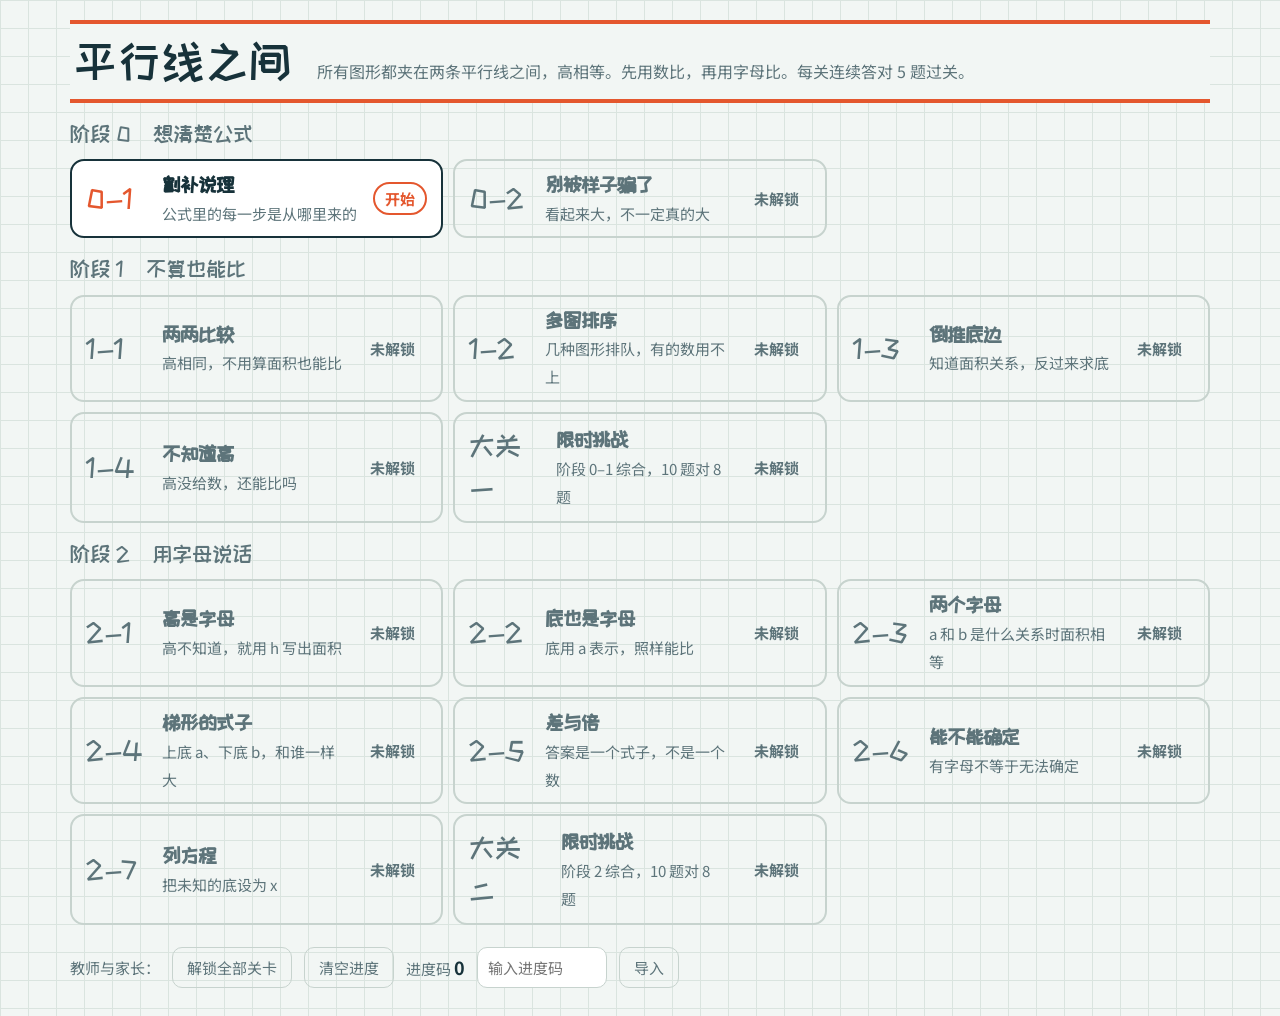
<file: index.html>
<!DOCTYPE html>
<html lang="zh-CN">
<head>
<meta charset="utf-8">
<meta name="viewport" content="width=device-width, initial-scale=1">
<title>平行线之间｜小学数学抽象思维闯关</title>
<meta name="description" content="面向小学五年级的几何抽象思维闯关游戏：比较等高图形的面积，从数过渡到字母，题目随机生成，免费使用。">
<!-- 分享预览：把网址发到聊天软件或社交网站时显示的标题、简介和图片 -->
<meta property="og:type" content="website">
<meta property="og:url" content="https://tigerlok.github.io/primary-math-geometry-game/">
<meta property="og:title" content="平行线之间｜小学数学抽象思维闯关">
<meta property="og:description" content="比较等高图形的面积，从“算出来再比”走到“不算也能比”，再到用字母写结论。免费，浏览器直接玩。">
<meta property="og:image" content="https://tigerlok.github.io/primary-math-geometry-game/assets/social-preview.png">
<meta property="og:image:width" content="1280">
<meta property="og:image:height" content="640">
<meta property="og:locale" content="zh_CN">
<meta name="twitter:card" content="summary_large_image">
<meta name="twitter:image" content="https://tigerlok.github.io/primary-math-geometry-game/assets/social-preview.png">
<link rel="preconnect" href="https://fonts.googleapis.com">
<link href="https://fonts.googleapis.com/css2?family=ZCOOL+KuaiLe&family=Noto+Sans+SC:wght@400;500;700&display=swap" rel="stylesheet">
<link rel="stylesheet" href="css/style.css">
</head>
<body>
<div id="app"></div>
<script src="js/core.js"></script>
<script src="js/stage0.js"></script>
<script src="js/stage1.js"></script>
<script src="js/stage2.js"></script>
<script src="js/levels.js"></script>
<script src="js/ui.js"></script>
</body>
</html>
</file>
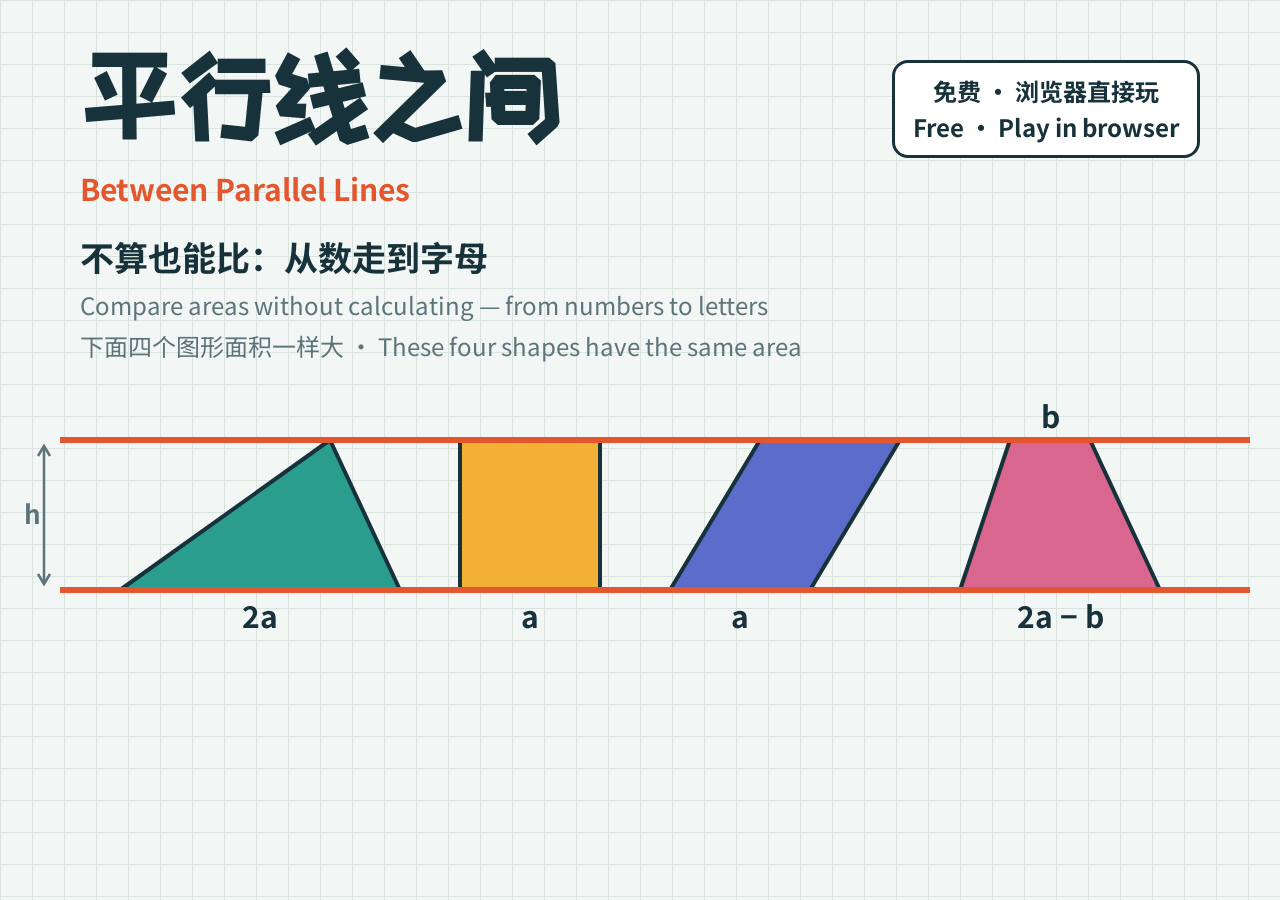
<file: assets/social-preview-source.html>
<!doctype html><html><head><meta charset="utf-8">
<link href="https://fonts.googleapis.com/css2?family=ZCOOL+KuaiLe&family=Noto+Sans+SC:wght@500;700&display=swap" rel="stylesheet">
<style>
html,body{margin:0}
body{width:1280px;height:640px;background:#F2F6F4;
 background-image:linear-gradient(#DAE4DF 1px,transparent 1px),linear-gradient(90deg,#DAE4DF 1px,transparent 1px);background-size:32px 32px;
 font-family:'Noto Sans SC',sans-serif;color:#17323A;position:relative;overflow:hidden}
.t{position:absolute;left:80px;top:44px}
h1{font-family:'ZCOOL KuaiLe';font-size:104px;margin:0;line-height:1}
.en{font-size:30px;font-weight:700;color:#e4572e;margin-top:18px}
.sub{font-size:34px;font-weight:700;margin-top:22px}
.sub2{font-size:24px;color:#5D747A;margin-top:6px}
svg{position:absolute;left:0;top:384px}
.url{position:absolute;right:56px;bottom:26px;font-size:22px;color:#5D747A}
.badge{position:absolute;right:80px;top:60px;font-size:24px;font-weight:700;border:3px solid #17323A;border-radius:16px;padding:10px 18px;background:#fff;line-height:1.5;text-align:center}
</style></head><body>
<div class="t"><h1>平行线之间</h1>
<div class="en">Between Parallel Lines</div>
<div class="sub">不算也能比：从数走到字母</div>
<div class="sub2">Compare areas without calculating — from numbers to letters</div><div class="sub2">下面四个图形面积一样大 · These four shapes have the same area</div></div>
<div class="badge">免费 · 浏览器直接玩<br>Free · Play in browser</div>
<svg width="1280" height="256" viewBox="0 -26 1280 256">
 <g stroke="#17323A" stroke-width="4" stroke-linejoin="round">
  <polygon points="120,180 330,30 400,180" fill="#2A9D8F"/>
  <rect x="460" y="30" width="140" height="150" fill="#F2B134"/>
  <polygon points="670,180 760,30 900,30 810,180" fill="#5B6CCB"/>
  <polygon points="960,180 1010,30 1090,30 1160,180" fill="#D9668E"/>
 </g>
 <line x1="60" y1="30" x2="1250" y2="30" stroke="#e4572e" stroke-width="6"/>
 <line x1="60" y1="180" x2="1250" y2="180" stroke="#e4572e" stroke-width="6"/>
 <g font-family="Noto Sans SC" font-weight="700" font-size="30" fill="#17323A" text-anchor="middle">
  <text x="260" y="218">2a</text><text x="530" y="218">a</text><text x="740" y="218">a</text><text x="1060" y="218">2a − b</text><text x="1050" y="18">b</text>
 </g>
 <g font-family="Noto Sans SC" font-weight="700" font-size="26" fill="#5D747A">
  <text x="24" y="114">h</text></g><g stroke="#5D747A" stroke-width="2.5" fill="none"><line x1="44" y1="36" x2="44" y2="174"/><polyline points="38,46 44,36 50,46"/><polyline points="38,164 44,174 50,164"/>
 </g>
</svg>
</body></html>
</file>
<file: css/style.css>
:root{
  /* 布局：平板横屏。方格纸上的两条朱红平行线是唯一装饰；答题页左图右题，一屏看完 */
  --paper:#F2F6F4; --grid:#DAE4DF; --card:#FFFFFF; --ink:#17323A; --mute:#5D747A;
  --rail:#E4572E; --ok:#1B8756; --no:#C23B26; --line:#C7D3CE;
  --c0:#2A9D8F; --c1:#F2B134; --c2:#5B6CCB; --c3:#D9668E; --c4:#7AA83C;
  --display:"ZCOOL KuaiLe","Noto Sans SC","PingFang SC","Microsoft YaHei",sans-serif;
  --body:"Noto Sans SC","PingFang SC","Microsoft YaHei",sans-serif;
  color-scheme:light;
}
*{box-sizing:border-box}
html,body{margin:0;min-height:100%}
body{font-family:var(--body);color:var(--ink);background-color:var(--paper);
  background-image:linear-gradient(var(--grid) 1px,transparent 1px),linear-gradient(90deg,var(--grid) 1px,transparent 1px);
  background-size:28px 28px;font-size:18px;line-height:1.55;-webkit-tap-highlight-color:transparent}
#app{max-width:1180px;margin:0 auto;padding:14px 20px 28px}
button{font:inherit;color:inherit;cursor:pointer;touch-action:manipulation}
button:focus-visible{outline:3px solid var(--c2);outline-offset:2px}
.rot{display:none;background:var(--ink);color:#fff;border-radius:12px;padding:10px 16px;margin-bottom:12px;font-weight:700}
@media (orientation:portrait) and (max-width:1100px){.rot{display:block}}

/* 首页 */
.mast{display:flex;align-items:baseline;gap:24px;flex-wrap:wrap;border-top:4px solid var(--rail);border-bottom:4px solid var(--rail);padding:12px 4px;margin:6px 0 14px;background:var(--paper)}
.mast h1{font-family:var(--display);font-weight:400;font-size:46px;line-height:1.1;margin:0;letter-spacing:.04em}
.mast p{margin:0;color:var(--mute);flex:1;min-width:280px;font-size:16px}
.stage{font-family:var(--display);font-size:22px;margin:14px 0 8px;color:var(--mute)}
.lv{display:grid;grid-template-columns:repeat(auto-fill,minmax(330px,1fr));gap:10px}
.tile{display:flex;align-items:center;gap:14px;width:100%;text-align:left;background:var(--card);border:2px solid var(--ink);border-radius:14px;padding:10px 14px;min-height:72px}
.tile .id{font-family:var(--display);font-size:28px;min-width:62px;color:var(--rail)}
.tile .nm{font-weight:700;font-size:20px}
.tile .gl{color:var(--mute);font-size:15px}
.tile .st{margin-left:auto;font-size:15px;font-weight:700;white-space:nowrap;padding:3px 10px;border-radius:99px;border:2px solid currentColor}
.tile.done .st{color:var(--ok)} .tile.open .st{color:var(--rail)}
.tile.lock{border-color:var(--line);color:var(--mute);background:transparent;cursor:default}
.tile.lock .id{color:var(--mute)} .tile.lock .st{border-color:transparent}
.foot{margin-top:22px;display:flex;flex-wrap:wrap;gap:12px;align-items:center;color:var(--mute);font-size:15px}
.impin{font:inherit;width:130px;padding:8px 10px;border:1.5px solid var(--line);border-radius:10px;background:#fff;color:var(--ink)}
.foot button{background:none;border:1.5px solid var(--line);border-radius:10px;padding:8px 14px;color:var(--mute)}

/* 答题 */
.bar{display:flex;align-items:center;gap:14px;flex-wrap:wrap;margin-bottom:10px}
.back{background:var(--card);border:2px solid var(--ink);border-radius:12px;padding:6px 16px;min-height:46px}
.bar .ttl{font-family:var(--display);font-size:26px}
.bar .ttl span{color:var(--rail);margin-right:8px}
.dots{margin-left:auto;display:flex;gap:8px;align-items:center;font-size:15px;color:var(--mute)}
.dot{width:22px;height:22px;border-radius:50%;border:2px solid var(--ink);background:var(--card)}
.dot.on{background:var(--rail);border-color:var(--rail)}
.clock{flex-basis:100%;height:10px;border-radius:9px;background:var(--line);overflow:hidden}
.clock i{display:block;height:100%;background:var(--rail);transition:width 1s linear}
.sheet{background:var(--card);border:2px solid var(--ink);border-radius:18px;padding:16px 20px}
.split{display:grid;grid-template-columns:minmax(0,1.15fr) minmax(0,1fr);gap:22px;align-items:start}
.split .figcol{border-right:2px dashed var(--line);padding-right:18px;align-self:stretch;display:flex;align-items:center}
.split .figcol>div{width:100%}
@media (max-width:820px){.split{grid-template-columns:1fr}.split .figcol{border-right:0;padding-right:0}}
.tag{display:inline-block;font-size:14px;font-weight:700;color:var(--c2);border:2px solid var(--c2);border-radius:99px;padding:0 10px;margin-right:10px;vertical-align:middle}
.prompt{font-size:21px;font-weight:500;margin:0 0 4px;text-wrap:balance}
svg.fig{display:block;width:100%;height:auto}
.sh,.pc{stroke:var(--ink);stroke-width:2.5;stroke-linejoin:round}
.pc{stroke-width:0}
.c0{fill:var(--c0)}.c1{fill:var(--c1)}.c2{fill:var(--c2)}.c3{fill:var(--c3)}.c4{fill:var(--c4)}
.ol{fill:none;stroke:var(--ink);stroke-width:2.5;stroke-linejoin:round;transition:opacity .4s}
.gh{fill:rgba(23,50,58,.07);stroke:var(--ink);stroke-width:2;stroke-dasharray:7 6;stroke-linejoin:round}
.seam{stroke:var(--ink);stroke-width:2.5;stroke-dasharray:7 5}
.mv{transition:transform 1.1s ease-in-out .3s}
.go .mv{transform:translateX(var(--dx))}
.go .pc{stroke-width:2.5}.go .ol{opacity:0}
.railL{stroke:var(--rail);stroke-width:3.5;stroke-linecap:round}
.gridT{stroke:rgba(23,50,58,.34);stroke-width:1.2}
.dim{stroke:var(--mute);stroke-width:2;fill:none}
.lb{font:700 22px var(--body);fill:var(--ink);font-variant-numeric:tabular-nums}
.lb.q{fill:var(--rail);font-size:26px}
.lb.m{fill:var(--mute);font-weight:400;font-size:16px}
.hl{font:500 18px var(--body);fill:var(--mute)}
.nm{font:400 28px var(--display);fill:var(--ink)}
.opts{display:grid;grid-template-columns:1fr 1fr;gap:10px;margin-top:12px}
.opts.long{grid-template-columns:1fr}
.opt{background:var(--paper);border:2px solid var(--ink);border-radius:14px;min-height:58px;padding:8px 14px;font-size:21px;font-weight:700;text-align:center}
.opts.long .opt{text-align:left;font-weight:500;font-size:18px;min-height:52px}
.opt:active{transform:translateY(1px)}
.opt[disabled]{cursor:default;opacity:.55}
.opt.right{background:var(--ok);border-color:var(--ok);color:#fff;opacity:1}
.opt.wrong{background:var(--no);border-color:var(--no);color:#fff;opacity:1}
.done .opt{min-height:38px;font-size:17px;padding:3px 10px;border-radius:10px}
.done .opts{gap:6px;margin-top:8px}
.done .opts.long .opt{min-height:34px;font-size:16px}
.fb li{break-inside:avoid}
.cards{display:flex;flex-wrap:wrap;gap:12px;justify-content:center;margin:12px 0 4px}
.cardb{position:relative;background:var(--paper);border:2px solid var(--ink);border-radius:14px;padding:4px 4px 30px}
.cardb svg{display:block;max-width:100%}
.cardb .nmh{position:absolute;left:0;right:0;bottom:1px;text-align:center;font-family:var(--display);font-size:24px}
.cardb .bd{position:absolute;top:-12px;right:-10px;width:36px;height:36px;border-radius:50%;background:var(--rail);color:#fff;font-weight:700;display:flex;align-items:center;justify-content:center}
.cardb.sel{background:#fff;border-color:var(--rail)}
.cardb.hit{border-color:var(--ok);box-shadow:0 0 0 3px var(--ok)}
.cardb[disabled]{cursor:default;color:inherit}
.row{display:flex;gap:12px;flex-wrap:wrap;margin-top:12px;align-items:center}
.btn{background:var(--ink);color:#fff;border:2px solid var(--ink);border-radius:14px;min-height:54px;padding:8px 26px;font-size:21px;font-weight:700}
.btn.ghost{background:var(--card);color:var(--ink)}
.btn[disabled]{opacity:.35;cursor:default}
.pad{display:grid;grid-template-columns:repeat(3,76px);gap:8px}
.pad button{height:54px;border-radius:12px;border:2px solid var(--ink);background:var(--paper);font-size:24px;font-weight:700;font-variant-numeric:tabular-nums}
.numrow{display:flex;gap:18px;flex-wrap:wrap;align-items:flex-start;margin-top:12px}
.disp{width:150px;height:56px;border:2px solid var(--ink);border-radius:14px;background:#fff;font-size:28px;font-weight:700;display:flex;align-items:center;padding:0 14px;font-variant-numeric:tabular-nums}
.disp.wide{width:100%;margin-top:12px;font-size:26px}
.tiles{display:flex;flex-wrap:wrap;gap:6px;margin-top:8px}
.tiles button{min-width:50px;height:50px;border-radius:12px;border:2px solid var(--ink);background:var(--paper);font-size:22px;font-weight:700;padding:0 6px}
.tiles .let{background:var(--c1);font-style:italic;font-family:Georgia,"Times New Roman",serif;font-size:26px}
.tiles .op{background:#fff}
.note{margin:2px 0 0;font-size:14px;color:var(--mute)}
.mine{margin:10px 0 0;font-size:18px}
.disp:empty::before{content:"点下面的方块作答";color:var(--mute);font-size:16px;font-weight:400}
.fb{margin-top:12px;border-top:2px dashed var(--line);padding-top:10px}
.fb h3{margin:0 0 2px;font-family:var(--display);font-weight:400;font-size:28px}
.fb.ok h3{color:var(--ok)} .fb.no h3{color:var(--no)}
.fb p{margin:3px 0;max-width:36em;font-size:17px}
.fb ul{margin:4px 0;padding-left:1.2em;max-width:40em;font-size:17px}
.fb.cols ul{columns:2;column-gap:36px}
.fb b{font-variant-numeric:tabular-nums}
.end{text-align:center;padding:36px 20px}
.end h2{font-family:var(--display);font-weight:400;font-size:56px;margin:0 0 6px}
.end .row{justify-content:center}
@media (prefers-reduced-motion:reduce){.mv,.ol,.clock i{transition:none}}
</file>
